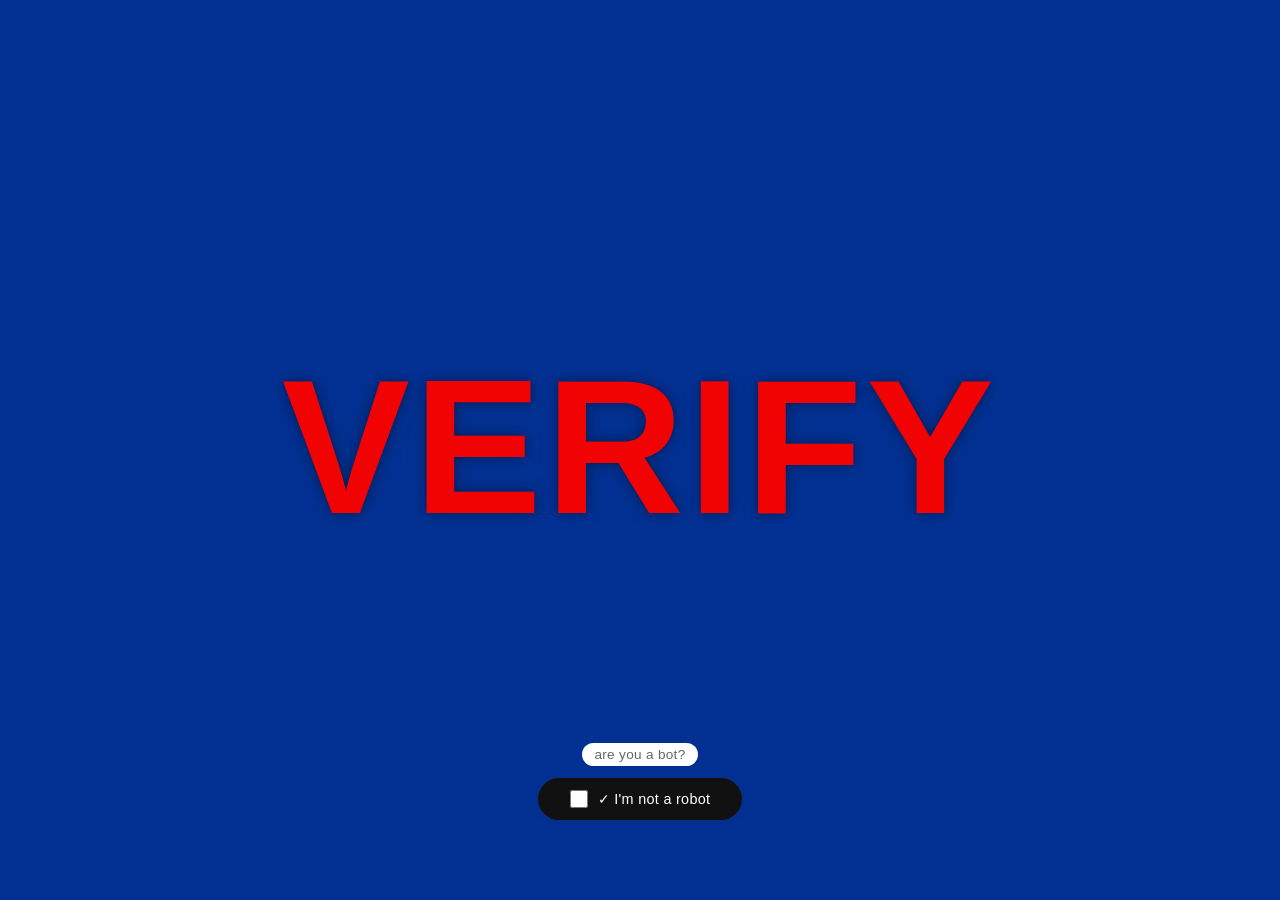
<file: index.html>
<!DOCTYPE html>
<html lang="en">
<head>
  <meta charset="UTF-8" />
  <meta name="viewport" content="width=device-width, initial-scale=1.0, user-scalable=yes" />
  <title>Verify</title>
  <style>
    * {
      margin: 0;
      padding: 0;
      box-sizing: border-box;
    }

    body {
      font-family: -apple-system, BlinkMacSystemFont, 'Segoe UI', Roboto, Helvetica, Arial, sans-serif;
      background: white;
      overflow-x: hidden;
    }

    .scroll-container {
      height: 100vh;
      overflow-y: scroll;
      scroll-behavior: smooth;
    }

    .verify-section {
      min-height: 100vh;
      width: 100%;
      display: flex;
      flex-direction: column;
      align-items: center;
      justify-content: center;
      background: #033193;
      position: relative;
    }

    .verify-word {
      font-size: clamp(5rem, 18vw, 12rem);
      font-weight: 700;
      letter-spacing: 0.02em;
      color: rgb(242, 3, 3);
      margin-bottom: 0.5rem;
      text-shadow: 0 0 8px rgba(0,0,0,0.3), 0 0 20px rgba(0,0,0,0.2);
      animation: subtlePulse 3s ease-in-out infinite;
    }

    @keyframes subtlePulse {
      0%, 100% {
        text-shadow: 0 0 8px rgba(0,0,0,0.3), 0 0 20px rgba(0,0,0,0.2);
      }
      50% {
        text-shadow: 0 0 12px rgba(0,0,0,0.5), 0 0 30px rgba(0,0,0,0.3);
      }
    }

    .scroll-hint {
      position: absolute;
      bottom: 30px;
      left: 0;
      right: 0;
      text-align: center;
      font-size: 11px;
      color: rgba(255,255,255,0.6);
      letter-spacing: 1px;
      font-weight: 400;
    }

    .bot-check-area {
      position: fixed;
      bottom: 80px;
      left: 0;
      right: 0;
      display: flex;
      flex-direction: column;
      align-items: center;
      justify-content: center;
      z-index: 100;
      pointer-events: none;
      gap: 12px;
    }

    .bot-question {
      font-size: 0.85rem;
      color: #666;
      letter-spacing: 0.3px;
      background: white;
      padding: 4px 12px;
      border-radius: 20px;
      pointer-events: none;
      font-weight: 400;
      box-shadow: 0 1px 3px rgba(0,0,0,0.05);
    }

    .action-button {
      background: #111;
      border: none;
      padding: 12px 32px;
      border-radius: 40px;
      cursor: pointer;
      pointer-events: auto;
      transition: all 0.2s ease;
      box-shadow: 0 2px 8px rgba(0,0,0,0.08);
    }

    .action-button:hover {
      background: #333;
      transform: scale(1.02);
    }

    .action-button:active {
      transform: scale(0.98);
    }

    .checkbox-label {
      display: flex;
      align-items: center;
      gap: 10px;
      cursor: pointer;
      font-size: 0.9rem;
      color: white;
      font-weight: 450;
    }

    .action-button input {
      width: 18px;
      height: 18px;
      cursor: pointer;
      accent-color: #1a56db;
      margin: 0;
    }

    .action-button span {
      color: white;
      letter-spacing: 0.3px;
    }
  </style>
</head>
<body>

<div class="scroll-container" id="scrollContainer">
  <section class="verify-section">
    <div class="verify-word">VERIFY</div>
  </section>
</div>

<div class="bot-check-area">
  <div class="bot-question">are you a bot?</div>
  <div class="action-button" id="actionButton">
    <label class="checkbox-label">
      <input type="checkbox" id="notRobotCheckbox">
      <span>✓ I'm not a robot</span>
    </label>
  </div>
</div>

<script>
  const checkbox = document.getElementById('notRobotCheckbox');
  const scrollContainer = document.getElementById('scrollContainer');

  checkbox.addEventListener('change', function(e) {
    if (this.checked) {
      // Direct to button.html
      window.location.href = 'ball.html';
    }
  });

  if (document.getElementById('actionButton')) {
    document.getElementById('actionButton').addEventListener('click', (e) => {
      if (e.target.tagName !== 'INPUT') {
        checkbox.checked = !checkbox.checked;
        const changeEvent = new Event('change', { bubbles: true });
        checkbox.dispatchEvent(changeEvent);
      }
    });
  }

  window.addEventListener('load', () => {
    scrollContainer.scrollTo(0, 0);
    checkbox.checked = false;
  });
</script>

</body>
</html>
</file>
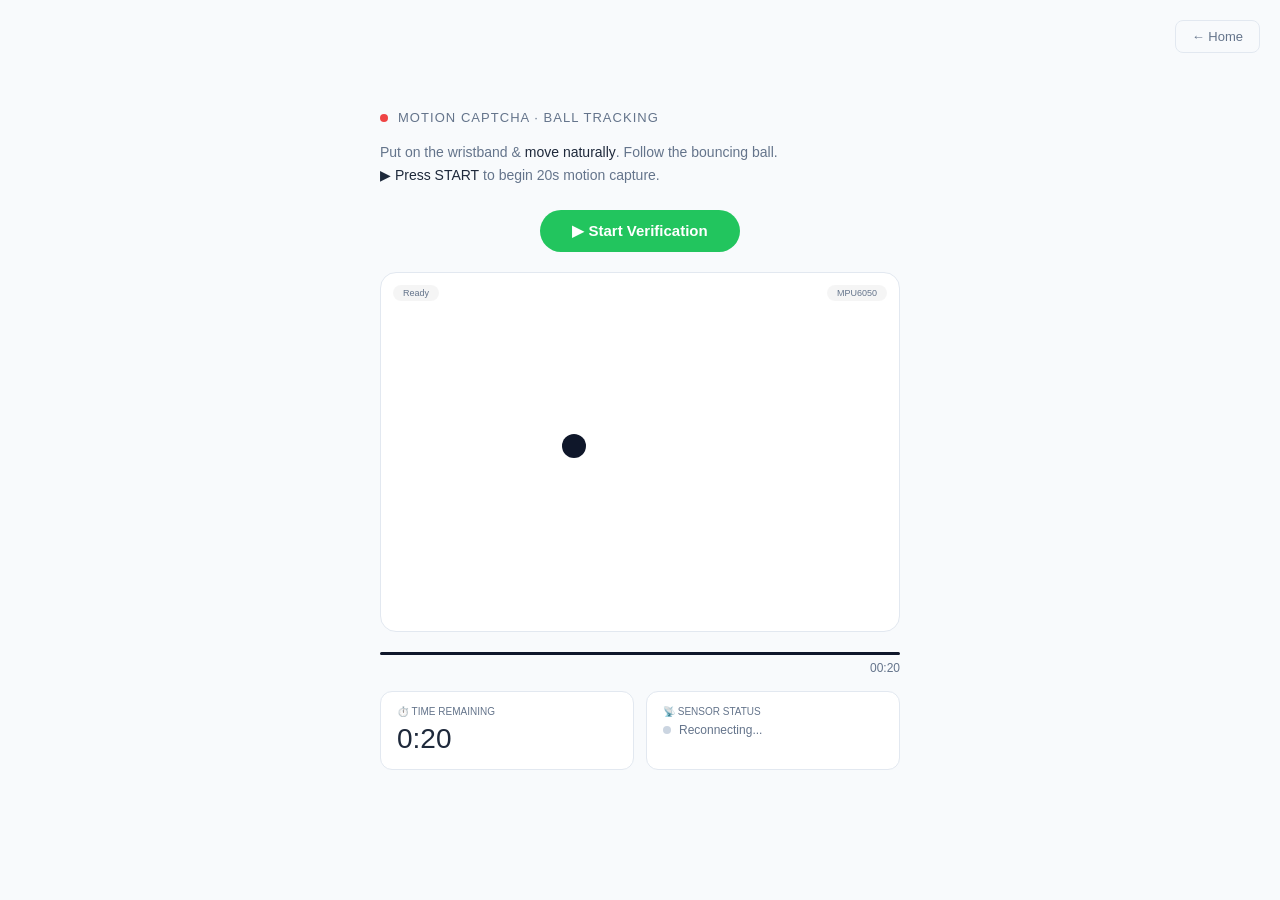
<file: ball.html>
<!DOCTYPE html>
<html lang="en">
<head>
  <meta charset="UTF-8" />
  <meta name="viewport" content="width=device-width, initial-scale=1.0, user-scalable=no" />
  <title>Motion CAPTCHA · Ball</title>
  <style>
    * { margin: 0; padding: 0; box-sizing: border-box; }

    :root {
      --bg-color: #f8fafc;
      --accent-color: #0f172a;
      --border-color: #e2e8f0;
      --text-main: #1e293b;
      --text-muted: #64748b;
      --error-red: #ef4444;
      --human-green: #22c55e;
      --captcha-blue: #4285f4;
      --warning-yellow: #eab308;
      --card-bg: #ffffff;
    }

    body {
      font-family: -apple-system, BlinkMacSystemFont, "Segoe UI", Roboto, sans-serif;
      background-color: var(--bg-color);
      color: var(--text-main);
      min-height: 100vh;
      display: flex;
      align-items: center;
      justify-content: center;
      padding: 20px;
    }

    .wrap { width: 100%; max-width: 520px; position: relative; }

    .home-btn {
      position: fixed;
      top: 20px;
      right: 20px;
      background: transparent;
      border: 1px solid var(--border-color);
      border-radius: 8px;
      padding: 8px 16px;
      font-size: 13px;
      color: var(--text-muted);
      text-decoration: none;
      z-index: 100;
    }
    .home-btn:hover { background: var(--border-color); }

    .header { display: flex; align-items: center; gap: 10px; margin-bottom: 16px; }
    .header h1 { font-size: 13px; font-weight: 500; letter-spacing: 0.08em; text-transform: uppercase; color: var(--text-muted); }
    .dot { width: 8px; height: 8px; border-radius: 50%; background: #cbd5e1; }
    .dot.live { background: var(--human-green); box-shadow: 0 0 6px var(--human-green); }
    .dot.error { background: var(--error-red); }

    .instructions {
      font-size: 14px;
      line-height: 1.6;
      color: var(--text-muted);
      margin-bottom: 24px;
    }
    .instructions span { color: var(--text-main); font-weight: 500; }

    .arena {
      position: relative;
      width: 100%;
      height: 360px;
      border: 1px solid var(--border-color);
      border-radius: 16px;
      overflow: hidden;
      background: var(--card-bg);
      margin-bottom: 20px;
    }
    .arena.human { border-color: var(--human-green); background: rgba(34,197,94,0.05); }
    .arena.bot { border-color: var(--error-red); background: rgba(239,68,68,0.05); }

    #trail-canvas { position: absolute; inset: 0; width: 100%; height: 100%; pointer-events: none; }

    .ball {
      position: absolute;
      width: 24px;
      height: 24px;
      border-radius: 50%;
      background: var(--accent-color);
      transform: translate(-50%, -50%);
      pointer-events: none;
    }
    .arena.human .ball { background: var(--human-green); }
    .arena.bot .ball { background: var(--error-red); }

    .corner-label {
      position: absolute;
      font-size: 9px;
      color: var(--text-muted);
      background: rgba(0,0,0,0.04);
      padding: 3px 10px;
      border-radius: 20px;
    }
    .corner-label.tl { top: 12px; left: 12px; }
    .corner-label.tr { top: 12px; right: 12px; }

    .verdict-overlay {
      position: absolute;
      inset: 0;
      display: flex;
      flex-direction: column;
      align-items: center;
      justify-content: center;
      gap: 8px;
      opacity: 0;
      pointer-events: none;
      transition: opacity 0.3s ease;
      border-radius: 16px;
      background: rgba(255,255,255,0.95);
      backdrop-filter: blur(4px);
      z-index: 20;
    }
    .verdict-overlay.show { opacity: 1; pointer-events: all; }

    .verdict-glyph { font-size: 52px; }
    .verdict-label { font-size: 24px; font-weight: 600; }
    .verdict-meta { font-size: 12px; color: var(--text-muted); }
    .verdict-flags { display: flex; gap: 8px; flex-wrap: wrap; justify-content: center; margin: 12px 0; }
    .flag-pill {
      font-size: 10px;
      padding: 4px 12px;
      border-radius: 20px;
      border: 1px solid var(--border-color);
      background: white;
    }
    .flag-pill.fail { border-color: var(--error-red); color: var(--error-red); }
    .flag-pill.pass { border-color: var(--human-green); color: var(--human-green); }

    .popup-buttons { display: flex; gap: 12px; margin-top: 16px; }
    .retry-btn {
      padding: 8px 28px;
      font-size: 13px;
      font-weight: 500;
      cursor: pointer;
      border-radius: 40px;
      border: 1px solid var(--border-color);
      background: white;
    }
    .next-btn {
      padding: 8px 28px;
      font-size: 13px;
      font-weight: 500;
      cursor: pointer;
      border-radius: 40px;
      border: none;
      background: #1a56db;
      color: white;
    }
    .next-btn:hover { background: #0e3fa0; }

    .start-control { margin-bottom: 20px; display: flex; justify-content: center; }
    .start-btn {
      background: var(--human-green);
      border: none;
      color: white;
      font-weight: 600;
      font-size: 15px;
      padding: 12px 32px;
      border-radius: 40px;
      cursor: pointer;
    }
    .start-btn:hover { background: #16a34a; }

    .progress-wrap { width: 100%; margin-bottom: 16px; }
    .timer-track { width: 100%; height: 3px; background: var(--border-color); border-radius: 2px; overflow: hidden; }
    .progress-bar { height: 100%; background: var(--accent-color); width: 100%; transition: width 1s linear; }
    .progress-bar.urgent { background: var(--error-red); }
    .time-display { text-align: right; font-size: 12px; margin-top: 6px; color: var(--text-muted); }

    .bottom-row { display: grid; grid-template-columns: 1fr 1fr; gap: 12px; margin-bottom: 20px; }
    .timer-card, .status-card { background: var(--card-bg); border: 1px solid var(--border-color); border-radius: 12px; padding: 14px 16px; }
    .card-label { font-size: 10px; color: var(--text-muted); text-transform: uppercase; margin-bottom: 6px; }
    .timer-num { font-size: 28px; font-weight: 500; }
    .timer-num.urgent { color: var(--error-red); }
    .status-row { display: flex; align-items: center; gap: 8px; margin-top: 4px; }
    .s-dot { width: 8px; height: 8px; border-radius: 50%; background: #cbd5e1; }
    .s-dot.pending { background: var(--warning-yellow); }
    .s-dot.human { background: var(--human-green); }
    .s-dot.bot { background: var(--error-red); }
    .s-text { font-size: 12px; color: var(--text-muted); }
  </style>
</head>
<body>

<div class="wrap">
  <a href="index.html" class="home-btn">← Home</a>

  <div class="header">
    <div class="dot" id="hdr-dot"></div>
    <h1>Motion CAPTCHA · Ball Tracking</h1>
  </div>

  <div class="instructions">
    Put on the wristband & <span>move naturally</span>. Follow the bouncing ball.<br>
    <span>▶ Press START</span> to begin 20s motion capture.
  </div>

  <div class="start-control">
    <button class="start-btn" id="main-start-btn">▶ Start Verification</button>
  </div>

  <div class="arena" id="arena">
    <canvas id="trail-canvas"></canvas>
    <div class="ball" id="ball"></div>
    <div class="corner-label tl" id="corner-window">Ready</div>
    <div class="corner-label tr">MPU6050</div>

    <div class="verdict-overlay" id="verdict-overlay">
      <div class="verdict-glyph" id="v-glyph"></div>
      <div class="verdict-label" id="v-label"></div>
      <div class="verdict-meta" id="v-meta"></div>
      <div class="verdict-flags" id="v-flags"></div>
      <div class="popup-buttons">
        <button class="retry-btn" id="retry-inside">⟳ Try again</button>
        <button class="next-btn" id="nextFromBall">→ Next Project</button>
      </div>
    </div>
  </div>

  <div class="progress-wrap">
    <div class="timer-track"><div class="progress-bar" id="progress-bar" style="width:100%"></div></div>
    <div class="time-display" id="timeDisplay">00:20</div>
  </div>

  <div class="bottom-row">
    <div class="timer-card"><div class="card-label">⏱️ Time remaining</div><div class="timer-num" id="timer-num">0:20</div></div>
    <div class="status-card"><div class="card-label">📡 Sensor status</div><div class="status-row"><div class="s-dot" id="s-dot"></div><div class="s-text" id="s-text">Awaiting start</div></div></div>
  </div>
</div>

<script>
  const TOTAL_SECS = 20;
  let bx, by, vx, vy;
  let timerSec = TOTAL_SECS;
  let ballRAF = null;
  let timerIv = null;
  let lastWindow = 0;
  let verdictDone = false;
  let latestData = null;
  let sessionActive = false;
  let ws = null;

  const arenaEl = document.getElementById('arena');
  const ballEl = document.getElementById('ball');
  const canvas = document.getElementById('trail-canvas');
  const ctx = canvas.getContext('2d');
  const startBtn = document.getElementById('main-start-btn');
  const retryInside = document.getElementById('retry-inside');
  const nextFromBall = document.getElementById('nextFromBall');
  const headerDot = document.getElementById('hdr-dot');
  const cornerWindowSpan = document.getElementById('corner-window');
  const progressBar = document.getElementById('progress-bar');
  const timerNum = document.getElementById('timer-num');
  const timeDisplay = document.getElementById('timeDisplay');
  const sDot = document.getElementById('s-dot');
  const sText = document.getElementById('s-text');

  function initBallGeometry() {
    const aw = arenaEl.clientWidth;
    const ah = arenaEl.clientHeight;
    canvas.width = aw;
    canvas.height = ah;
    bx = aw * 0.35;
    by = ah * 0.45;
    vx = 2.4 + Math.random() * 1.8;
    vy = 2.0 + Math.random() * 1.5;
    if (Math.random() > 0.5) vx = -vx;
    if (Math.random() > 0.5) vy = -vy;
  }

  function stepBallAnimation() {
    if (!sessionActive) return;
    const aw = arenaEl.clientWidth - 24;
    const ah = arenaEl.clientHeight - 24;
    if (aw <= 0 || ah <= 0) { ballRAF = requestAnimationFrame(stepBallAnimation); return; }
    bx += vx; by += vy;
    if (bx <= 0) { bx = 0; vx = Math.abs(vx); }
    if (bx >= aw) { bx = aw; vx = -Math.abs(vx); }
    if (by <= 0) { by = 0; vy = Math.abs(vy); }
    if (by >= ah) { by = ah; vy = -Math.abs(vy); }

    ctx.globalCompositeOperation = 'destination-out';
    ctx.fillStyle = 'rgba(255,255,255,0.9)';
    ctx.fillRect(0, 0, canvas.width, canvas.height);
    ctx.globalCompositeOperation = 'source-over';

    let trailColor = '#94a3b8';
    if (arenaEl.classList.contains('human')) trailColor = '#22c55e';
    else if (arenaEl.classList.contains('bot')) trailColor = '#ef4444';
    ctx.beginPath();
    ctx.arc(bx + 12, by + 12, 5, 0, Math.PI * 2);
    ctx.fillStyle = trailColor + '44';
    ctx.fill();

    ballEl.style.left = (bx + 12) + 'px';
    ballEl.style.top = (by + 12) + 'px';
    ballRAF = requestAnimationFrame(stepBallAnimation);
  }

  function updateTimerUI() {
    const m = Math.floor(timerSec / 60);
    const s = timerSec % 60;
    const timeStr = `${m}:${s.toString().padStart(2,'0')}`;
    timerNum.textContent = timeStr;
    timeDisplay.textContent = timeStr;
    timerNum.classList.toggle('urgent', timerSec <= 5);
    const percent = Math.max(0, (timerSec / TOTAL_SECS) * 100);
    progressBar.style.width = `${percent}%`;
    progressBar.classList.toggle('urgent', timerSec <= 5);
  }

  function stopTimerAndAnimation() {
    if (timerIv) { clearInterval(timerIv); timerIv = null; }
    if (ballRAF) { cancelAnimationFrame(ballRAF); ballRAF = null; }
    sessionActive = false;
  }

  function startTimerAndBall() {
    if (timerIv) clearInterval(timerIv);
    if (ballRAF) cancelAnimationFrame(ballRAF);
    timerSec = TOTAL_SECS;
    updateTimerUI();
    sessionActive = true;
    initBallGeometry();
    stepBallAnimation();
    timerIv = setInterval(() => {
      if (!sessionActive) return;
      timerSec--;
      updateTimerUI();
      if (timerSec <= 0) {
        clearInterval(timerIv); timerIv = null;
        sessionActive = false;
        if (!verdictDone) {
          if (latestData && latestData.verdict) showVerdict(latestData.verdict, latestData.score, latestData.features || {}, latestData.passes || {});
          else showVerdict('TIMEOUT', 0, {}, {});
        }
        if (ballRAF) cancelAnimationFrame(ballRAF);
        ballRAF = null;
      }
    }, 1000);
  }

  function showVerdict(verdict, score, features, passes) {
    if (verdictDone) return;
    verdictDone = true;
    stopTimerAndAnimation();

    const overlay = document.getElementById('verdict-overlay');
    const glyph = document.getElementById('v-glyph');
    const label = document.getElementById('v-label');
    const meta = document.getElementById('v-meta');
    const flagsDiv = document.getElementById('v-flags');
    flagsDiv.innerHTML = '';

    if (verdict === 'HUMAN') {
      arenaEl.classList.add('human');
      glyph.textContent = '✓';
      glyph.style.color = 'var(--human-green)';
      label.textContent = 'Human Verified';
      label.style.color = 'var(--human-green)';
      meta.textContent = 'Natural wrist motion · accepted';
      headerDot.className = 'dot live';
    } else {
      arenaEl.classList.add('bot');
      glyph.textContent = '✗';
      glyph.style.color = 'var(--error-red)';
      label.textContent = verdict === 'BOT' ? 'Bot Detected' : 'Session Expired';
      label.style.color = 'var(--error-red)';
      meta.textContent = verdict === 'BOT' ? `Mechanical pattern · score ${Math.round(score * 100)}%` : 'No sensor data received';
      headerDot.className = 'dot error';
    }

    const flagDefs = [
      { key: 'tremor', label: 'tremor' },
      { key: 'velocity_variance', label: 'velocity' },
      { key: 'direction_change', label: 'direction' },
      { key: 'gyro_rms', label: 'gyro' }
    ];
    flagDefs.forEach(({ key, label: lbl }) => {
      if (passes && passes[key] !== undefined) {
        const pill = document.createElement('div');
        pill.className = `flag-pill ${passes[key] ? 'pass' : 'fail'}`;
        pill.textContent = lbl;
        flagsDiv.appendChild(pill);
      }
    });
    overlay.classList.add('show');
  }

  function resetUIAndState() {
    stopTimerAndAnimation();
    if (timerIv) { clearInterval(timerIv); timerIv = null; }
    verdictDone = false;
    latestData = null;
    lastWindow = 0;
    sessionActive = false;
    arenaEl.classList.remove('human', 'bot');
    document.getElementById('verdict-overlay').classList.remove('show');
    headerDot.className = 'dot';
    cornerWindowSpan.textContent = 'Ready';
    sDot.className = 's-dot';
    sText.textContent = 'Ready · press Start';
    ctx.clearRect(0, 0, canvas.width, canvas.height);
    timerSec = TOTAL_SECS;
    updateTimerUI();
    initBallGeometry();
    if (ballEl) ballEl.style.left = (bx + 12) + 'px';
    if (ballEl) ballEl.style.top = (by + 12) + 'px';
  }

  function setSensorStatus(verdict, windowNum, error) {
    if (error) { sDot.className = 's-dot'; sText.textContent = '⚠️ Sensor offline'; headerDot.className = 'dot error'; cornerWindowSpan.textContent = '⚠️ No stream'; return; }
    headerDot.className = 'dot live';
    if (verdict === 'PENDING') { sDot.className = 's-dot pending'; sText.textContent = 'Streaming data...'; cornerWindowSpan.textContent = windowNum ? `Window ${windowNum}` : 'Listening'; return; }
    sDot.className = `s-dot ${verdict.toLowerCase()}`;
    sText.textContent = `Window #${windowNum} · ${verdict}`;
    cornerWindowSpan.textContent = `Window ${windowNum}`;
  }

  function connectWebSocket() {
    if (ws && (ws.readyState === WebSocket.OPEN || ws.readyState === WebSocket.CONNECTING)) return;
    try {
      ws = new WebSocket('ws://localhost:8765');
      ws.onopen = () => { console.log('WS connected'); headerDot.className = 'dot live'; if (!sessionActive && !verdictDone) { sText.textContent = 'Connected · press Start'; sDot.className = 's-dot pending'; cornerWindowSpan.textContent = 'Ready'; } };
      ws.onmessage = (ev) => {
        try { const data = JSON.parse(ev.data); setSensorStatus(data.verdict, data.window, data.error); if (data.window > lastWindow && data.verdict !== 'PENDING') { lastWindow = data.window; latestData = data; if (!sessionActive && !verdictDone && timerSec <= 0) showVerdict(data.verdict, data.score, data.features || {}, data.passes || {}); else if (timerSec <= 0 && !verdictDone) showVerdict(data.verdict, data.score, data.features || {}, data.passes || {}); } } catch(e) { console.warn(e); }
      };
      ws.onerror = () => { sDot.className = 's-dot'; sText.textContent = '❌ Connection error'; headerDot.className = 'dot error'; };
      ws.onclose = () => { if (!verdictDone) { sText.textContent = 'Reconnecting...'; sDot.className = 's-dot'; } setTimeout(() => { if (!verdictDone) connectWebSocket(); }, 2500); };
    } catch(e) { console.error(e); }
  }

  function startFullSession() {
    if (sessionActive) return;
    if (verdictDone) { resetFullAndStart(); return; }
    resetUIAndState();
    if (!ws || ws.readyState !== WebSocket.OPEN) {
      connectWebSocket();
      setTimeout(() => { if (ws && ws.readyState === WebSocket.OPEN) beginLiveSession(); else { sText.textContent = '⚠️ Server offline'; headerDot.className = 'dot error'; alert('Python backend not reachable.\nPlease run "python captcha.py"'); } }, 300);
    } else { beginLiveSession(); }
  }

  function beginLiveSession() {
    resetUIAndState();
    verdictDone = false;
    sessionActive = true;
    lastWindow = 0;
    latestData = null;
    sText.textContent = 'Tracking wrist motion...';
    sDot.className = 's-dot pending';
    cornerWindowSpan.textContent = 'Session Active';
    startTimerAndBall();
  }

  function resetFullAndStart() {
    resetUIAndState();
    verdictDone = false;
    sessionActive = false;
    if (timerIv) clearInterval(timerIv);
    if (ballRAF) cancelAnimationFrame(ballRAF);
    initBallGeometry();
    ballEl.style.left = (bx + 12) + 'px';
    ballEl.style.top = (by + 12) + 'px';
    ctx.clearRect(0, 0, canvas.width, canvas.height);
    beginLiveSession();
  }

  function handleRetry() { if (sessionActive) stopTimerAndAnimation(); resetFullAndStart(); }

  function handleResize() {
    if (!arenaEl) return;
    const aw = arenaEl.clientWidth, ah = arenaEl.clientHeight;
    canvas.width = aw; canvas.height = ah;
    if (!sessionActive && !verdictDone) { initBallGeometry(); if (ballEl) { ballEl.style.left = (bx + 12) + 'px'; ballEl.style.top = (by + 12) + 'px'; } }
  }

  window.addEventListener('load', () => { connectWebSocket(); initBallGeometry(); handleResize(); ballEl.style.left = (bx + 12) + 'px'; ballEl.style.top = (by + 12) + 'px'; ctx.clearRect(0, 0, canvas.width, canvas.height); });
  window.addEventListener('resize', () => { handleResize(); });
  startBtn.addEventListener('click', () => { startFullSession(); });
  retryInside.addEventListener('click', () => { handleRetry(); });
  if (nextFromBall) { nextFromBall.addEventListener('click', () => { if (ws) ws.close(); stopTimerAndAnimation(); window.location.href = 'next.html?to=button.html'; }); }
</script>
</body>
</html>
</file>
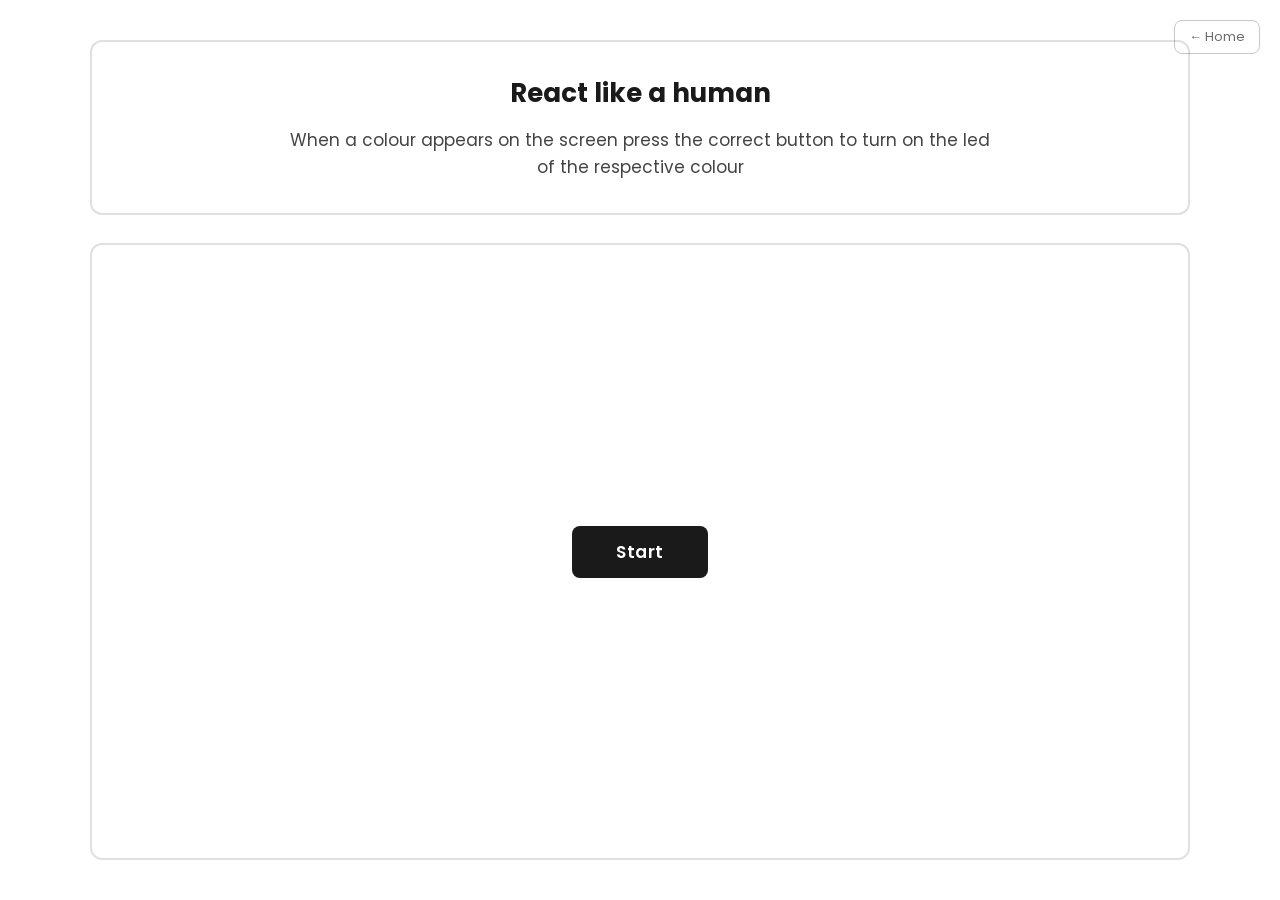
<file: button.html>
<!DOCTYPE html>
<html lang="en">
<head>
  <meta charset="UTF-8" />
  <meta name="viewport" content="width=device-width, initial-scale=1.0"/>
  <title>React Like a Human</title>
  <link href="https://fonts.googleapis.com/css2?family=Poppins:wght@400;600;700&display=swap" rel="stylesheet"/>
  <style>
    * { box-sizing: border-box; margin: 0; padding: 0; }

    html, body {
      height: 100%;
      width: 100%;
      overflow: hidden;
    }

    body {
      background: #ffffff;
      font-family: 'Poppins', sans-serif;
      display: flex;
      flex-direction: column;
      align-items: center;
      justify-content: center;
      padding: 40px 60px;
      gap: 28px;
    }

    /* ── Back button (preserved from original button.html) ── */
    .back-btn {
      position: fixed;
      top: 1.25rem;
      right: 1.25rem;
      background: transparent;
      border: 1px solid rgba(0,0,0,0.22);
      border-radius: 8px;
      padding: 6px 14px;
      font-size: 13px;
      color: #6b6b6b;
      cursor: pointer;
      text-decoration: none;
      transition: background 0.15s;
      z-index: 100;
      font-family: 'Poppins', sans-serif;
    }
    .back-btn:hover { background: #f5f5f3; }

    /* ── Text box ── */
    .text-box {
      width: 100%;
      max-width: 1100px;
      border: 2px solid #e0e0e0;
      border-radius: 12px;
      display: flex;
      flex-direction: column;
      justify-content: center;
      align-items: center;
      text-align: center;
      padding: 32px 48px;
      background: #fff;
      flex-shrink: 0;
    }

    .text-box h1 {
      font-size: 26px;
      font-weight: 700;
      color: #1a1a1a;
      margin-bottom: 14px;
    }

    .text-box p {
      font-size: 17px;
      font-weight: 400;
      color: #444;
      line-height: 1.6;
      max-width: 700px;
    }

    /* ── Colour box ── */
    .colour-box-wrapper {
      width: 100%;
      max-width: 1100px;
      flex: 1;
      min-height: 0;
      border: 2px solid #e0e0e0;
      border-radius: 12px;
      overflow: hidden;
      background: #fff;
      display: flex;
      flex-direction: column;
      align-items: center;
      justify-content: center;
    }

    .start-btn {
      font-family: 'Poppins', sans-serif;
      font-size: 17px;
      font-weight: 600;
      padding: 13px 44px;
      background: #1a1a1a;
      color: #fff;
      border: none;
      border-radius: 8px;
      cursor: pointer;
      letter-spacing: 0.5px;
      transition: background 0.2s;
    }

    .start-btn:hover { background: #333; }

    .colour-display {
      width: 100%;
      flex: 1;
      display: none;
      align-items: center;
      justify-content: center;
      font-size: 34px;
      font-weight: 700;
      color: #fff;
      letter-spacing: 2px;
      text-transform: uppercase;
      transition: background-color 0.15s ease;
    }

    /* ── Progress bar ── */
    .timer-bar-wrapper {
      width: 100%;
      height: 14px;
      background: transparent;
      border-top: 2px solid #ccc;
      display: none;
      position: relative;
      overflow: hidden;
      flex-shrink: 0;
    }

    .timer-bar {
      position: absolute;
      left: 0;
      top: 0;
      height: 100%;
      width: 0%;
      background: #1a1a1a;
      transition: width 0.1s linear, background-color 0.4s ease;
    }

    .timer-bar.danger { background: #e74c3c; }

    /* ── Popup ── */
    .popup-overlay {
      display: none;
      position: fixed;
      inset: 0;
      background: rgba(0,0,0,0.45);
      z-index: 100;
      align-items: center;
      justify-content: center;
    }

    .popup-overlay.show { display: flex; }

    .popup {
      background: #fff;
      border-radius: 16px;
      padding: 44px 52px;
      text-align: center;
      max-width: 440px;
      width: 90%;
    }

    .popup h2 {
      font-size: 26px;
      font-weight: 700;
      color: #c0392b;
      margin-bottom: 10px;
    }

    .popup h3 {
      font-size: 17px;
      font-weight: 400;
      color: #555;
      margin-bottom: 32px;
    }

    .popup-btns {
      display: flex;
      gap: 14px;
      justify-content: center;
    }

    .popup-btns button {
      font-family: 'Poppins', sans-serif;
      font-size: 15px;
      font-weight: 600;
      padding: 11px 32px;
      border-radius: 8px;
      cursor: pointer;
      border: 2px solid #1a1a1a;
      transition: background 0.2s, color 0.2s;
    }

    .btn-try  { background: #1a1a1a; color: #fff; }
    .btn-try:hover  { background: #333; }
    .btn-next { background: #fff; color: #1a1a1a; }
    .btn-next:hover { background: #f5f5f5; }
  </style>
</head>
<body>

  <!-- Back button (preserved from original) -->
  <a class="back-btn" href="index.html">← Home</a>

  <!-- Text Box -->
  <div class="text-box">
    <h1>React like a human</h1>
    <p>When a colour appears on the screen press the correct button to turn on the led of the respective colour</p>
  </div>

  <!-- Colour Box -->
  <div class="colour-box-wrapper" id="colourBoxWrapper">
    <button class="start-btn" id="startBtn" onclick="startGame()">Start</button>
    <div class="colour-display" id="colourDisplay"></div>
    <div class="timer-bar-wrapper" id="timerBarWrapper">
      <div class="timer-bar" id="timerBar"></div>
    </div>
  </div>

  <!-- Popup -->
  <div class="popup-overlay" id="popupOverlay">
    <div class="popup">
      <h2>Test Failed</h2>
      <h3 id="popupSubheading">Error made</h3>
      <div class="popup-btns">
        <button class="btn-try"  id="tryAgainBtn" onclick="tryAgain()">Try Again</button>
        <button class="btn-next" onclick="goNext()">→ Proceed to Next Project</button>
      </div>
    </div>
  </div>

  <script>
    const colours = [
      { name: 'Red',    bg: '#e74c3c' },
      { name: 'Orange', bg: '#e67e22' },
      { name: 'Blue',   bg: '#2980b9' },
      { name: 'Green',  bg: '#27ae60' },
    ];

    const subheadings = ['Error made', 'Too Fast', 'Too Slow'];

    const TOTAL_TIME  = 10000;
    const SWITCH_TIME = 700;
    const DANGER_MS   = 3000;

    let colourInterval = null;
    let timerInterval  = null;
    let elapsed        = 0;

    let attemptCount = parseInt(sessionStorage.getItem('rc_attempts') || '0');

    function startGame() {
      document.getElementById('startBtn').style.display = 'none';

      const colourDisplay   = document.getElementById('colourDisplay');
      const timerBarWrapper = document.getElementById('timerBarWrapper');
      const timerBar        = document.getElementById('timerBar');

      colourDisplay.style.display   = 'flex';
      timerBarWrapper.style.display = 'block';

      let lastIdx = -1;
      function showNext() {
        let idx;
        do { idx = Math.floor(Math.random() * colours.length); } while (idx === lastIdx);
        lastIdx = idx;
        const c = colours[idx];
        colourDisplay.style.backgroundColor = c.bg;
        colourDisplay.textContent = c.name;
      }
      showNext();
      colourInterval = setInterval(showNext, SWITCH_TIME);

      elapsed = 0;
      timerBar.style.width = '0%';
      timerBar.classList.remove('danger');

      timerInterval = setInterval(() => {
        elapsed += 100;
        const pct = Math.min(100, (elapsed / TOTAL_TIME) * 100);
        timerBar.style.width = pct + '%';

        if ((TOTAL_TIME - elapsed) <= DANGER_MS) {
          timerBar.classList.add('danger');
        }

        if (elapsed >= TOTAL_TIME) {
          endGame();
        }
      }, 100);
    }

    function endGame() {
      clearInterval(colourInterval);
      clearInterval(timerInterval);

      const cd = document.getElementById('colourDisplay');
      cd.style.backgroundColor = '#fff';
      cd.textContent = '';

      attemptCount++;
      sessionStorage.setItem('rc_attempts', attemptCount);

      const subIdx = (attemptCount - 1) % subheadings.length;
      document.getElementById('popupSubheading').textContent = subheadings[subIdx];

      document.getElementById('tryAgainBtn').style.display =
        attemptCount >= 3 ? 'none' : 'inline-block';

      setTimeout(() => {
        document.getElementById('popupOverlay').classList.add('show');
      }, 300);
    }

    function tryAgain() { location.reload(); }
    function goNext()   { location.href = 'next.html?to=weight.html'; }  // preserved from original
  </script>

</body>
</html>
</file>
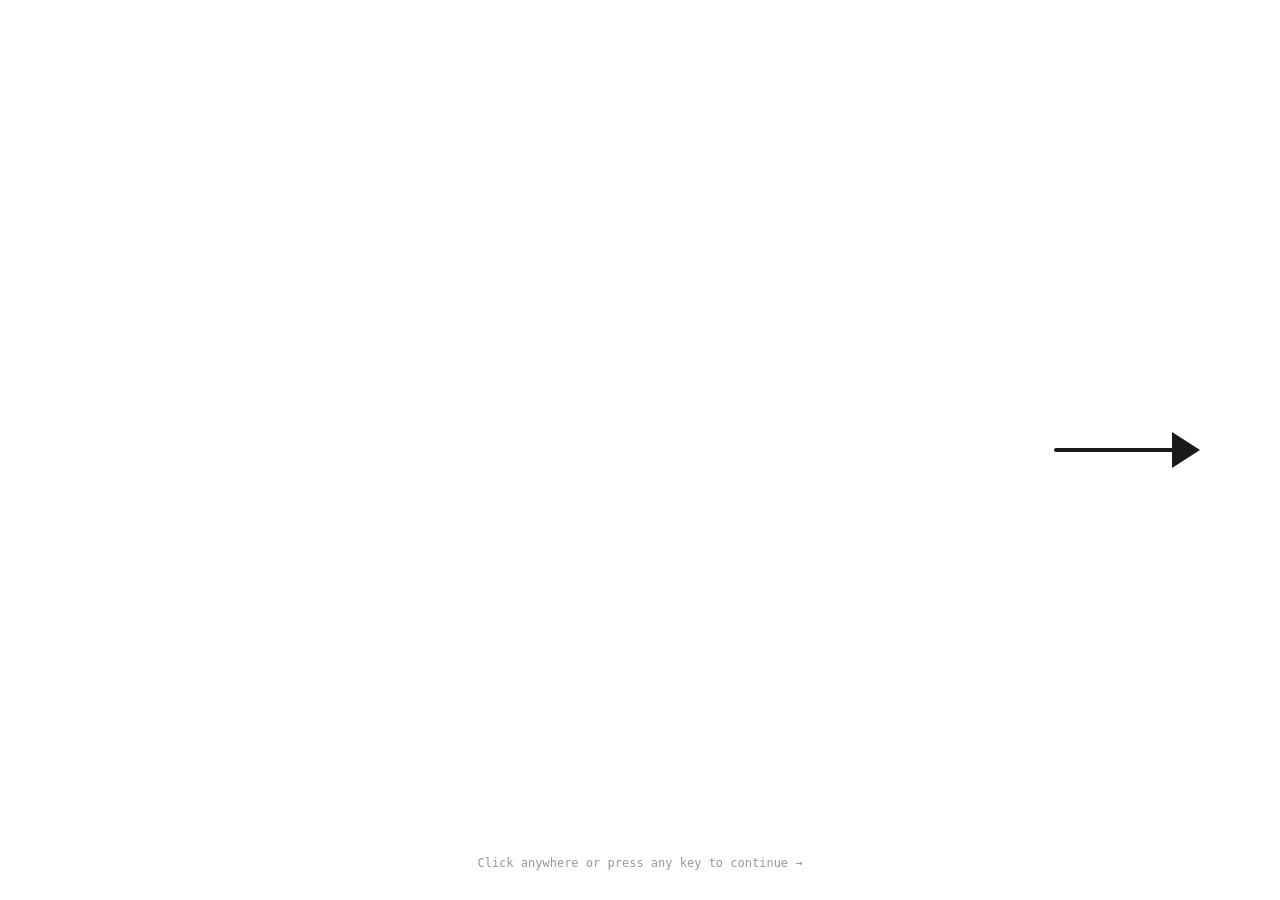
<file: next.html>
<!DOCTYPE html>
<html lang="en">
<head>
  <meta charset="UTF-8"/>
  <meta name="viewport" content="width=device-width, initial-scale=1.0"/>
  <title>Next</title>
  <link href="https://fonts.googleapis.com/css2?family=Poppins:wght@400;600&display=swap" rel="stylesheet"/>
  <style>
    * { box-sizing: border-box; margin: 0; padding: 0; }
    body {
      background: #fff;
      font-family: 'Poppins', sans-serif;
      height: 100vh;
      display: flex;
      align-items: center;
      justify-content: flex-end;
      padding-right: 80px;
      cursor: pointer;
    }
    .arrow {
      display: flex;
      align-items: center;
      transition: transform 0.3s ease;
    }
    .arrow:hover {
      transform: translateX(10px);
    }
    .arrow-line {
      width: 120px;
      height: 4px;
      background: #1a1a1a;
      border-radius: 2px;
    }
    .arrow-head {
      width: 0;
      height: 0;
      border-top: 18px solid transparent;
      border-bottom: 18px solid transparent;
      border-left: 28px solid #1a1a1a;
      margin-left: -2px;
    }
    .instruction {
      position: fixed;
      bottom: 30px;
      left: 0;
      right: 0;
      text-align: center;
      font-size: 12px;
      color: #999;
      font-family: monospace;
    }
  </style>
</head>
<body>
  <div class="arrow" id="arrow">
    <div class="arrow-line"></div>
    <div class="arrow-head"></div>
  </div>
  <div class="instruction">Click anywhere or press any key to continue →</div>

  <script>
    const urlParams = new URLSearchParams(window.location.search);
    const destination = urlParams.get('to') || 'index.html';
    
    function navigate() {
      window.location.href = destination;
    }
    
    document.body.addEventListener('click', navigate);
    document.addEventListener('keydown', navigate);
    
    //setTimeout(() => {
      //navigate();
    //}, 3000);
  </script>
</body>
</html>
</file>
